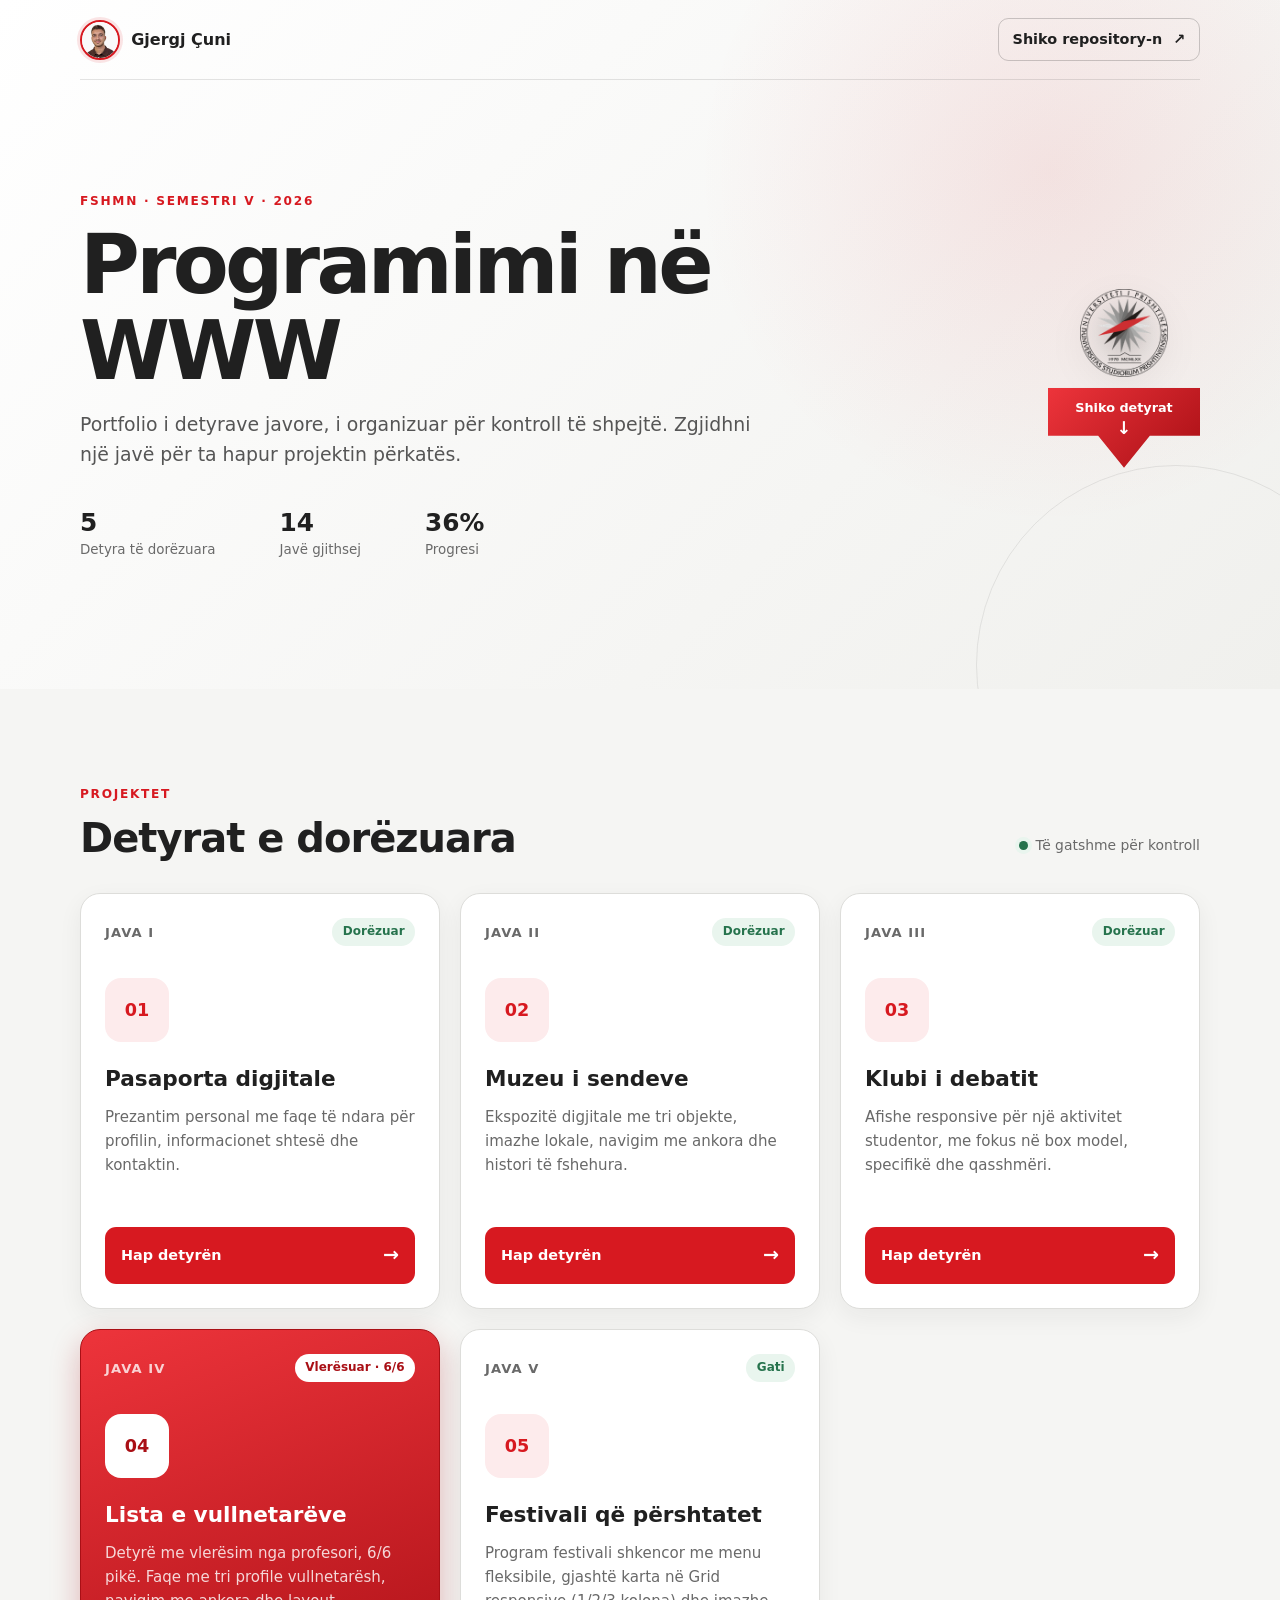
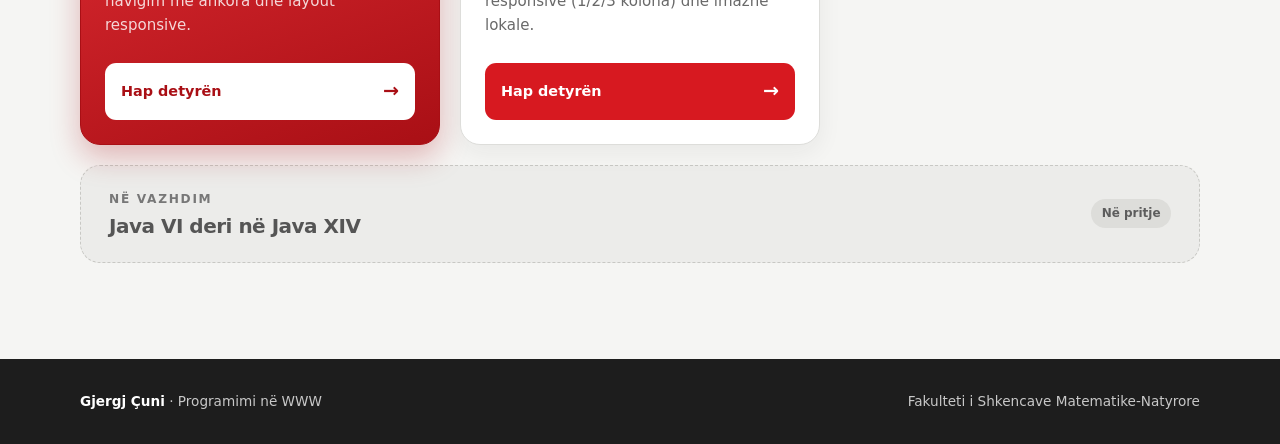
<file: index.html>
<!doctype html>
<html lang="sq">
  <head>
    <meta charset="UTF-8" />
    <meta name="viewport" content="width=device-width, initial-scale=1" />
    <meta
      name="description"
      content="Detyrat javore të Gjergj Çunit për lëndën Programimi në WWW."
    />
    <meta name="theme-color" content="#d71920" />
    <title>Programimi në WWW | Gjergj Çuni</title>
    <link rel="stylesheet" href="style.css?v=20261021-2" />
  </head>
  <body>
    <a class="skip-link" href="#detyrat">Kalo te detyrat</a>

    <header class="hero">
      <nav class="nav container" aria-label="Navigimi kryesor">
        <a class="brand" href="./" aria-label="Kthehu në faqen kryesore">
          <span class="brand-photo-frame">
            <img
              class="brand-photo"
              src="images/gjergj-cuni.jpg"
              alt=""
              width="40"
              height="40"
            />
          </span>
          <span>Gjergj Çuni</span>
        </a>
        <a
          class="github-link"
          href="https://github.com/gjergjquni/fshmn-programiminewww-gjergjquni"
          target="_blank"
          rel="noopener noreferrer"
        >
          Shiko repository-n
          <span aria-hidden="true">↗</span>
        </a>
      </nav>

      <div class="hero-content container">
        <p class="eyebrow">FShMN · Semestri V · 2026</p>
        <h1>Programimi në WWW</h1>
        <p class="intro">
          Portfolio i detyrave javore, i organizuar për kontroll të shpejtë.
          Zgjidhni një javë për ta hapur projektin përkatës.
        </p>

        <ul class="summary" aria-label="Përmbledhja e progresit">
          <li><strong>5</strong><span>Detyra të dorëzuara</span></li>
          <li><strong>14</strong><span>Javë gjithsej</span></li>
          <li><strong>36%</strong><span>Progresi</span></li>
        </ul>
      </div>

      <div class="scroll-guide">
        <img
          class="scroll-logo"
          src="images/fshmn-logo.png"
          alt="Logoja e FShMN-së"
          width="96"
          height="96"
        />
        <a class="scroll-cue" href="#detyrat">
          <span>Shiko detyrat</span>
          <span class="scroll-cue-arrow" aria-hidden="true">↓</span>
        </a>
      </div>
    </header>

    <main id="detyrat" class="container main-content">
      <div class="section-heading">
        <div>
          <p class="eyebrow">Projektet</p>
          <h2>Detyrat e dorëzuara</h2>
        </div>
        <p class="status-legend">
          <span aria-hidden="true"></span>
          Të gatshme për kontroll
        </p>
      </div>

      <div class="assignment-grid">
        <article class="assignment-card">
          <div class="card-top">
            <span class="week">Java I</span>
            <span class="status">Dorëzuar</span>
          </div>
          <div class="card-icon" aria-hidden="true">01</div>
          <h3>Pasaporta digjitale</h3>
          <p>
            Prezantim personal me faqe të ndara për profilin, informacionet
            shtesë dhe kontaktin.
          </p>
          <a class="button" href="JavaI/">
            Hap detyrën
            <span aria-hidden="true">→</span>
          </a>
        </article>

        <article class="assignment-card">
          <div class="card-top">
            <span class="week">Java II</span>
            <span class="status">Dorëzuar</span>
          </div>
          <div class="card-icon" aria-hidden="true">02</div>
          <h3>Muzeu i sendeve</h3>
          <p>
            Ekspozitë digjitale me tri objekte, imazhe lokale, navigim me
            ankora dhe histori të fshehura.
          </p>
          <a class="button" href="JavaII/">
            Hap detyrën
            <span aria-hidden="true">→</span>
          </a>
        </article>

        <article class="assignment-card">
          <div class="card-top">
            <span class="week">Java III</span>
            <span class="status">Dorëzuar</span>
          </div>
          <div class="card-icon" aria-hidden="true">03</div>
          <h3>Klubi i debatit</h3>
          <p>
            Afishe responsive për një aktivitet studentor, me fokus në
            box model, specifikë dhe qasshmëri.
          </p>
          <a class="button" href="JavaIII/">
            Hap detyrën
            <span aria-hidden="true">→</span>
          </a>
        </article>

        <article class="assignment-card assignment-card--inverted">
          <div class="card-top">
            <span class="week">Java IV</span>
            <span class="status">Vlerësuar · 6/6</span>
          </div>
          <div class="card-icon" aria-hidden="true">04</div>
          <h3>Lista e vullnetarëve</h3>
          <p>
            Detyrë me vlerësim nga profesori, 6/6 pikë. Faqe me tri
            profile vullnetarësh, navigim me ankora dhe layout responsive.
          </p>
          <a class="button" href="JavaIV%20(Testim)/">
            Hap detyrën
            <span aria-hidden="true">→</span>
          </a>
        </article>

        <article class="assignment-card">
          <div class="card-top">
            <span class="week">Java V</span>
            <span class="status">Gati</span>
          </div>
          <div class="card-icon" aria-hidden="true">05</div>
          <h3>Festivali që përshtatet</h3>
          <p>
            Program festivali shkencor me menu fleksibile, gjashtë karta
            në Grid responsive (1/2/3 kolona) dhe imazhe lokale.
          </p>
          <a class="button" href="JavaV/">
            Hap detyrën
            <span aria-hidden="true">→</span>
          </a>
        </article>
      </div>

      <section class="upcoming" aria-labelledby="upcoming-title">
        <div>
          <p class="eyebrow">Në vazhdim</p>
          <h2 id="upcoming-title">Java VI deri në Java XIV</h2>
        </div>
        <span class="pending-status">Në pritje</span>
      </section>
    </main>

    <footer>
      <div class="container footer-content">
        <p><strong>Gjergj Çuni</strong> · Programimi në WWW</p>
        <p>Fakulteti i Shkencave Matematike-Natyrore</p>
      </div>
    </footer>
  </body>
</html>
</file>
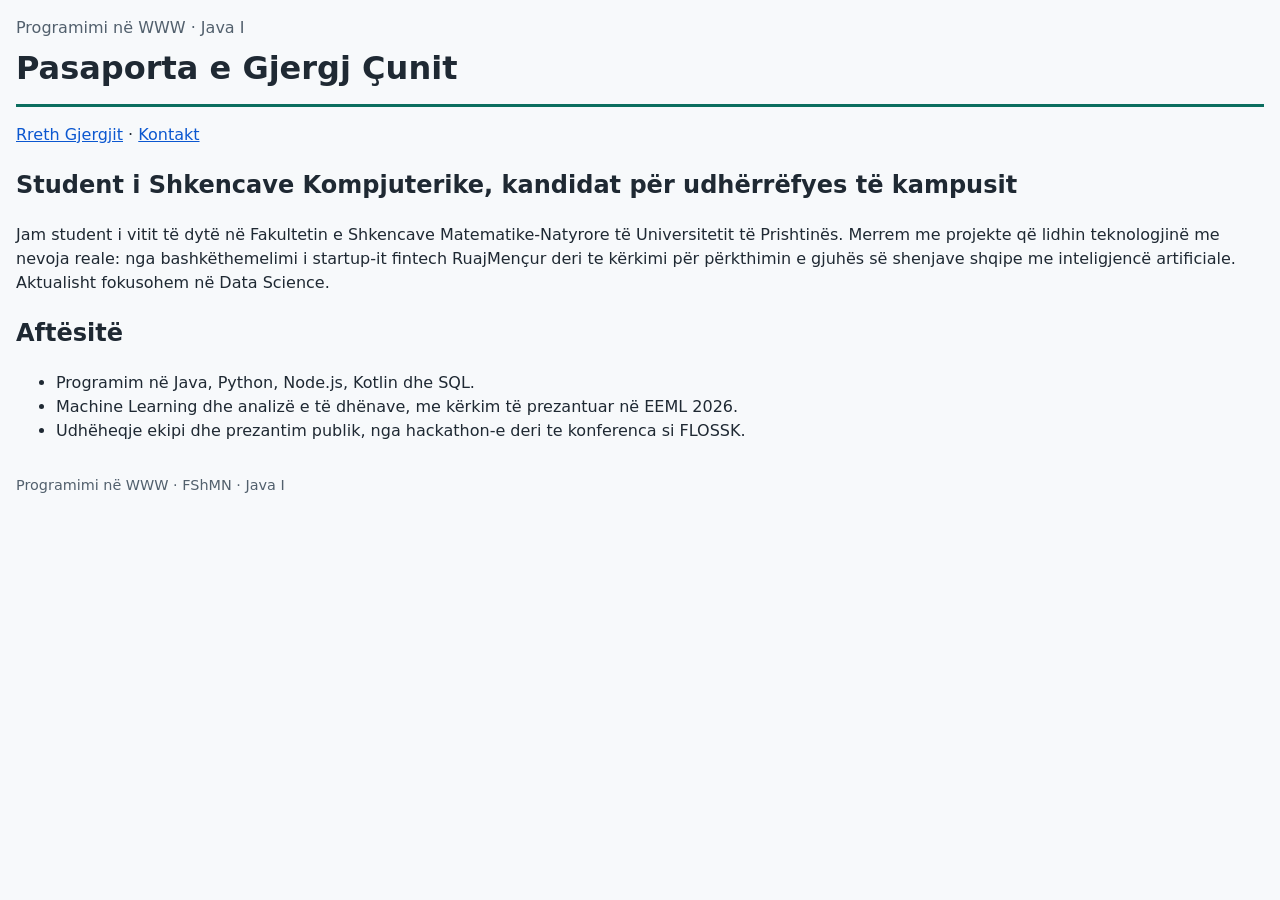
<file: JavaI/index.html>
<!doctype html>
<html lang="sq">
  <head>
    <meta charset="UTF-8" />
    <meta name="viewport" content="width=device-width, initial-scale=1" />
    <title>Pasaporta e Gjergj Çunit</title>
    <link rel="stylesheet" href="style.css" />
  </head>
  <body>
    <a class="skip" href="#main">Kalo te përmbajtja</a>
    <header>
      <p>Programimi në WWW · Java I</p>
      <h1>Pasaporta e Gjergj Çunit</h1>
    </header>
    <main id="main">
      <nav aria-label="Navigimi i faqes">
        <a href="rreth.html">Rreth Gjergjit</a> ·
        <a href="kontakt.html">Kontakt</a>
      </nav>

      <h2>Student i Shkencave Kompjuterike, kandidat për udhërrëfyes të kampusit</h2>
      <p>
        Jam student i vitit të dytë në Fakultetin e Shkencave Matematike-Natyrore
        të Universitetit të Prishtinës. Merrem me projekte që lidhin teknologjinë
        me nevoja reale: nga bashkëthemelimi i startup-it fintech RuajMençur deri
        te kërkimi për përkthimin e gjuhës së shenjave shqipe me inteligjencë
        artificiale. Aktualisht fokusohem në Data Science.
      </p>

      <h2>Aftësitë</h2>
      <ul>
        <li>Programim në Java, Python, Node.js, Kotlin dhe SQL.</li>
        <li>Machine Learning dhe analizë e të dhënave, me kërkim të prezantuar në EEML 2026.</li>
        <li>Udhëheqje ekipi dhe prezantim publik, nga hackathon-e deri te konferenca si FLOSSK.</li>
      </ul>
    </main>
    <footer>Programimi në WWW · FShMN · Java I</footer>
  </body>
</html>
</file>
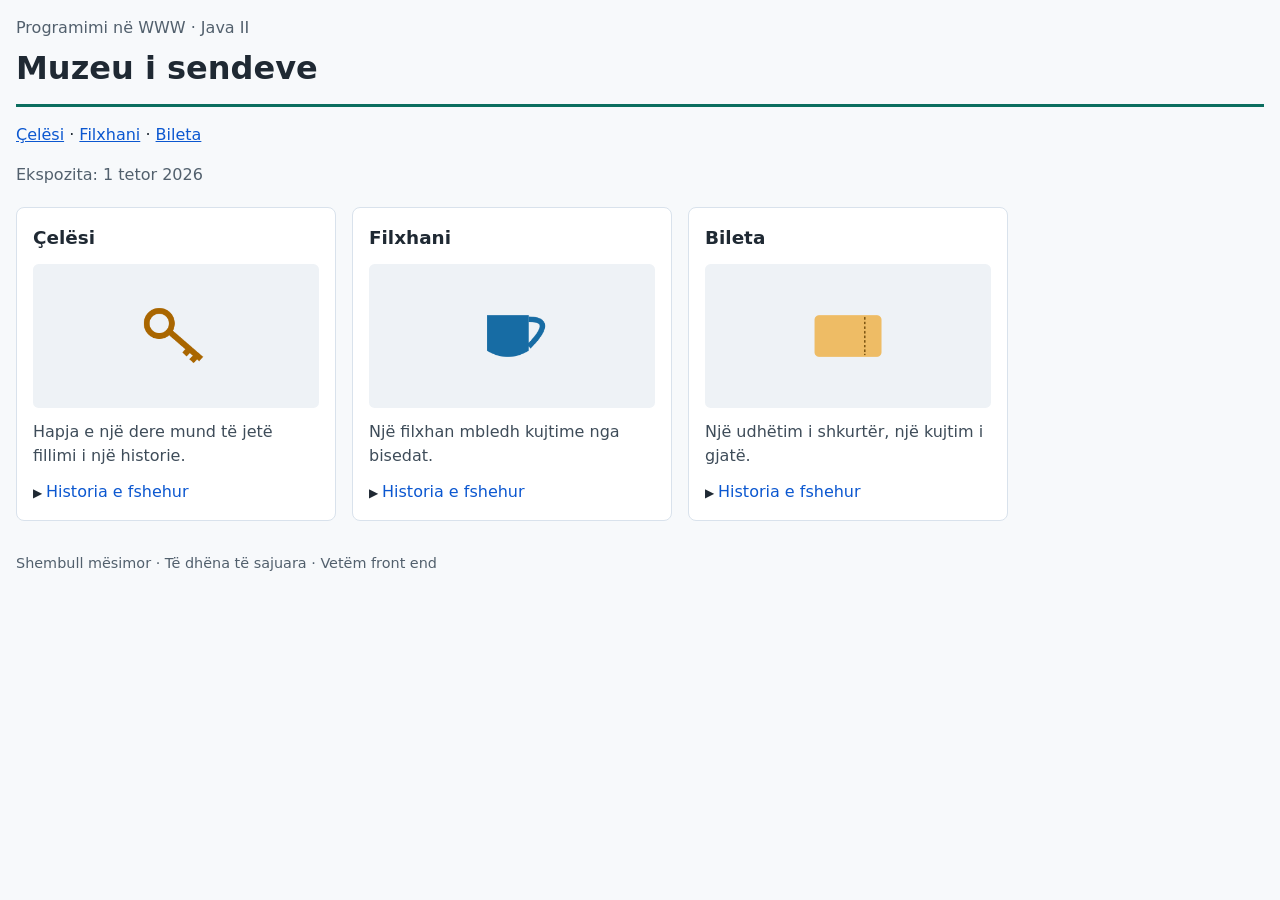
<file: JavaII/index.html>
<!doctype html>
<html lang="sq">
  <head>
    <meta charset="UTF-8" />
    <meta name="viewport" content="width=device-width, initial-scale=1" />
    <title>Muzeu i sendeve</title>
    <link rel="stylesheet" href="style.css" />
  </head>
  <body>
    <a class="skip" href="#main">Kalo te përmbajtja</a>
    <header>
      <p>Programimi në WWW · Java II</p>
      <h1>Muzeu i sendeve</h1>
    </header>
    <main id="main">
      <nav aria-label="Navigimi i ekspozitës">
        <a href="#celesi">Çelësi</a> ·
        <a href="#filxhani">Filxhani</a> ·
        <a href="#bileta">Bileta</a>
      </nav>

      <p class="meta">Ekspozita: 1 tetor 2026</p>

      <ul class="gallery">
        <li class="card">
          <article id="celesi">
            <h2>Çelësi</h2>
            <div class="frame">
              <img src="images/celesi.png" alt="Çelës i vjetër kafe" width="120" height="120" />
            </div>
            <p>Hapja e një dere mund të jetë fillimi i një historie.</p>
            <details class="story">
              <summary>Historia e fshehur</summary>
              <p>U gjet në një tryezë studimi në Prishtinë, me datën «1.10.1989» gërvishtur mbi të.</p>
            </details>
          </article>
        </li>
        <li class="card">
          <article id="filxhani">
            <h2>Filxhani</h2>
            <div class="frame">
              <img src="images/filxhani.png" alt="Filxhan blu i kafesë" width="120" height="120" />
            </div>
            <p>Një filxhan mbledh kujtime nga bisedat.</p>
            <details class="story">
              <summary>Historia e fshehur</summary>
              <p>Dhuratë e një shoku në ditën e parë të semestrit; rreth tij u planifikuan projekte dhe ëndrra.</p>
            </details>
          </article>
        </li>
        <li class="card">
          <article id="bileta">
            <h2>Bileta</h2>
            <div class="frame">
              <img src="images/bileta.png" alt="Biletë e verdhë udhëtimi" width="120" height="120" />
            </div>
            <p>Një udhëtim i shkurtër, një kujtim i gjatë.</p>
            <details class="story">
              <summary>Historia e fshehur</summary>
              <p>Nga një udhëtim dyorësh me tren; në pjesën e prapme shkruan: «kthehu me ide të reja».</p>
            </details>
          </article>
        </li>
      </ul>
    </main>
    <footer>Shembull mësimor · Të dhëna të sajuara · Vetëm front end</footer>
  </body>
</html>
</file>
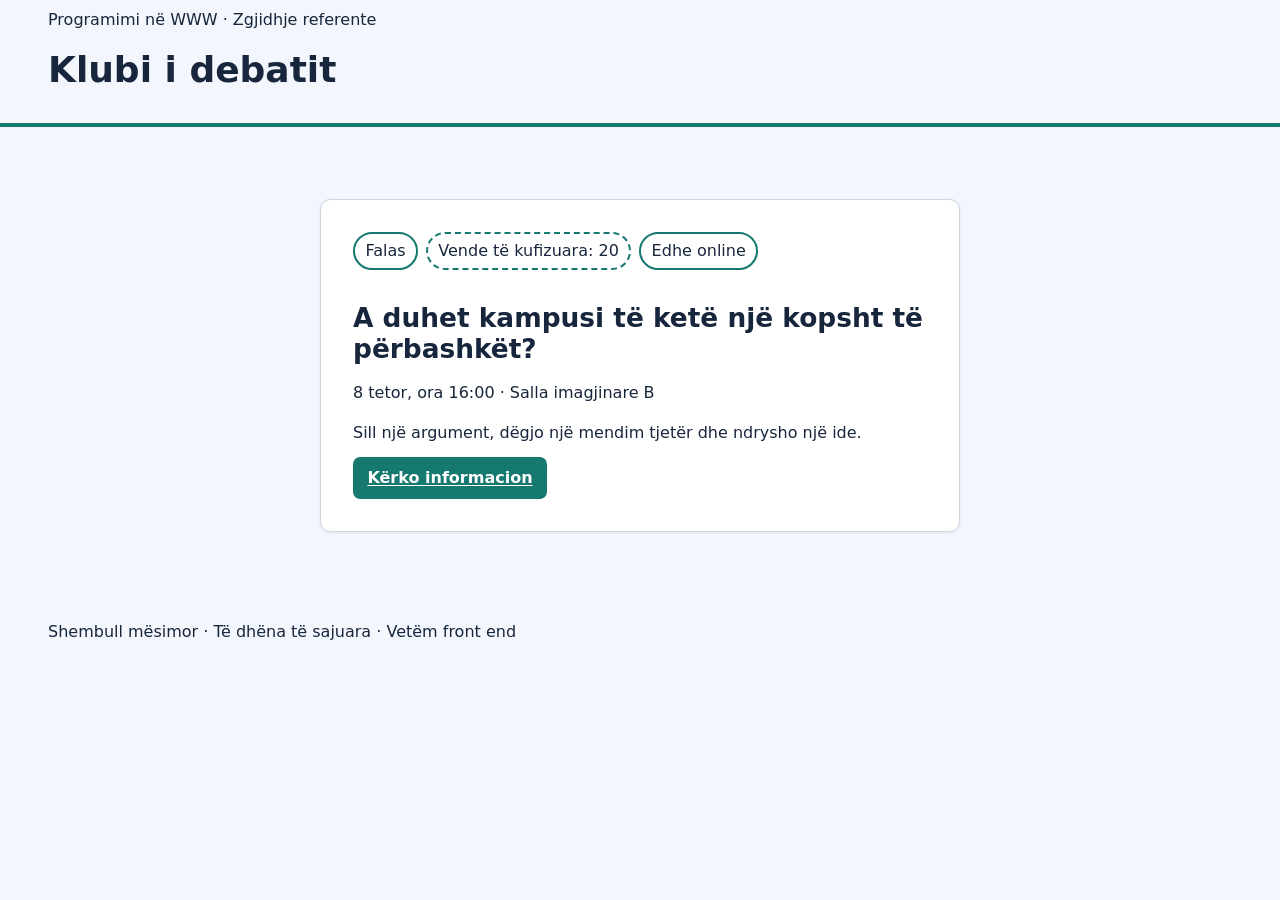
<file: JavaIII/index.html>
<!doctype html>
<html lang="sq">
  <head>
    <meta charset="UTF-8" />
    <meta name="viewport" content="width=device-width, initial-scale=1" />
    <meta name="description" content="Ftesë për aktivitetin e Klubit të debatit." />
    <title>Klubi i debatit</title>
    <link rel="stylesheet" href="style.css" />
  </head>
  <body>
    <a class="skip-link" href="#main">Kalo te përmbajtja</a>

    <header class="site-header">
      <p class="eyebrow">Programimi në WWW · Zgjidhje referente</p>
      <h1>Klubi i debatit</h1>
    </header>

    <main id="main" class="main-content">
      <article id="poster" class="poster" aria-labelledby="event-title">
        <ul class="labels" aria-label="Informacione të shkurtra">
          <li class="label">Falas</li>
          <li class="label label--limited">Vende të kufizuara: 20</li>
          <li class="label">Edhe online</li>
        </ul>

        <h2 id="event-title">
          A duhet kampusi të ketë një kopsht të përbashkët?
        </h2>
        <p class="event-details">
          <time datetime="2026-10-08T16:00">8 tetor, ora 16:00</time>
          <span aria-hidden="true"> · </span>Salla imagjinare B
        </p>
        <p class="description">
          Sill një argument, dëgjo një mendim tjetër dhe ndrysho një ide.
        </p>
        <a
          class="button"
          href="https://mail.google.com/mail/?view=cm&amp;fs=1&amp;to=gjergj.cuni%40student.uni-pr.edu&amp;su=Klubi%20i%20debatit"
          target="_blank"
          rel="noopener noreferrer"
        >
          Kërko informacion
        </a>
      </article>
    </main>

    <footer class="site-footer">
      Shembull mësimor · Të dhëna të sajuara · Vetëm front end
    </footer>
  </body>
</html>
</file>
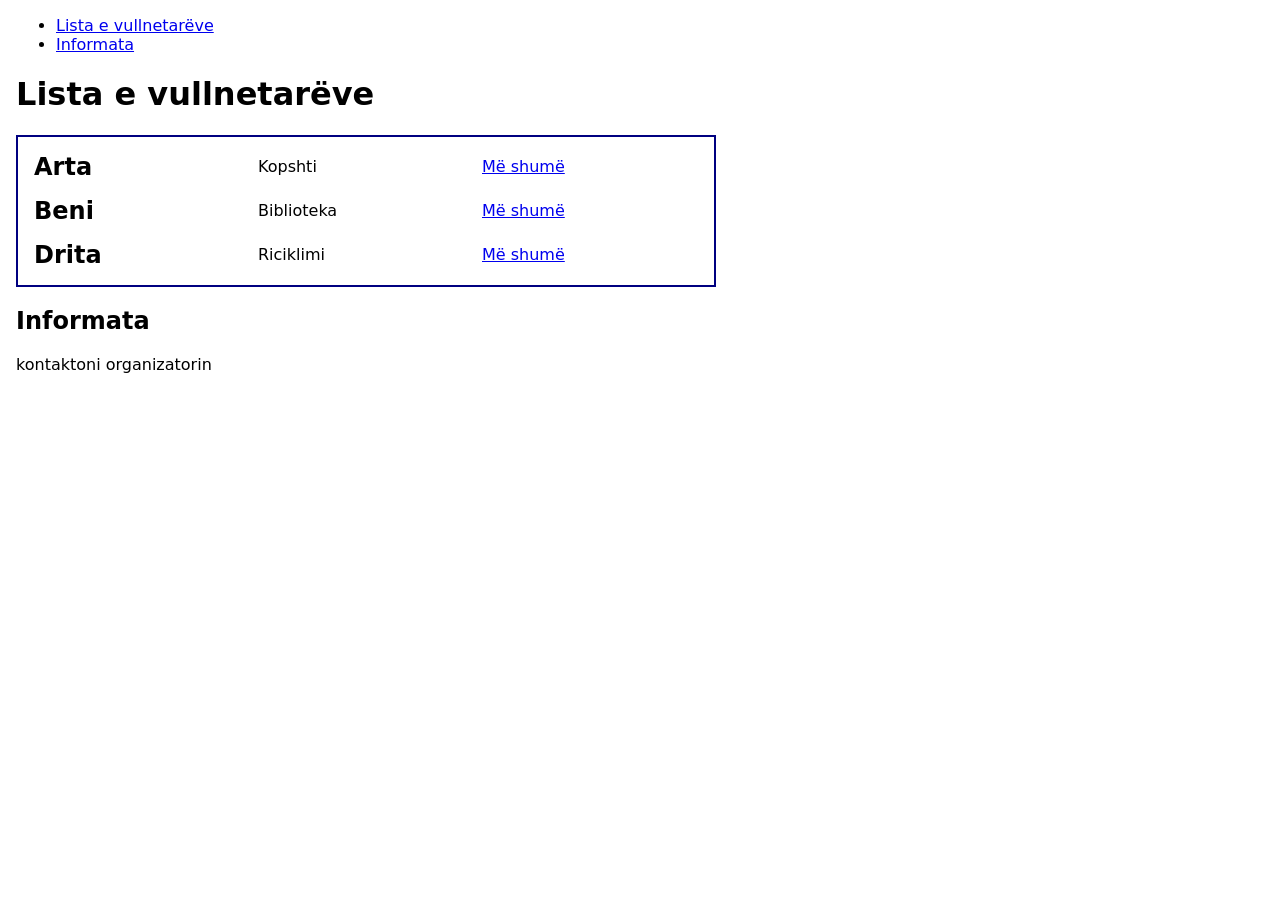
<file: JavaIV (Testim)/index.html>
<!doctype html>
<html lang="sq">
<head>
  <meta charset="UTF-8">
  <meta name="viewport" content="width=device-width,initial-scale=1">
  <title>Lista e vullnetarëve</title>
  <link rel="stylesheet" href="style.css">
</head>

<body>
  <nav>
    <ul>
    <li><a href="#anetaret">Lista e vullnetarëve</a></li>
     <li><a href="#kontakti">Informata</a></li>
     
    </nav>
  </ul>
  <main>

    <h1>Lista e vullnetarëve</h1>
    <section id="anetaret" class="members" aria-label="Lista e vullnetarëve">
      <article>
        <h2>Arta</h2><p>Kopshti</p><a href="#kontakti">Më shumë</a>
      </article>
      <article>
        <h2>Beni</h2><p>Biblioteka</p><a href="#kontakti">Më shumë</a>
      </article>
      <article>
        <h2>Drita</h2><p>Riciklimi</p><a href="#kontakti">Më shumë</a>
      </article>
    </section>
    <section id="kontakti">
      <h2>Informata</h2>
      <p>kontaktoni organizatorin</p>
    </section>
  </main>
</body>
</html>
</file>
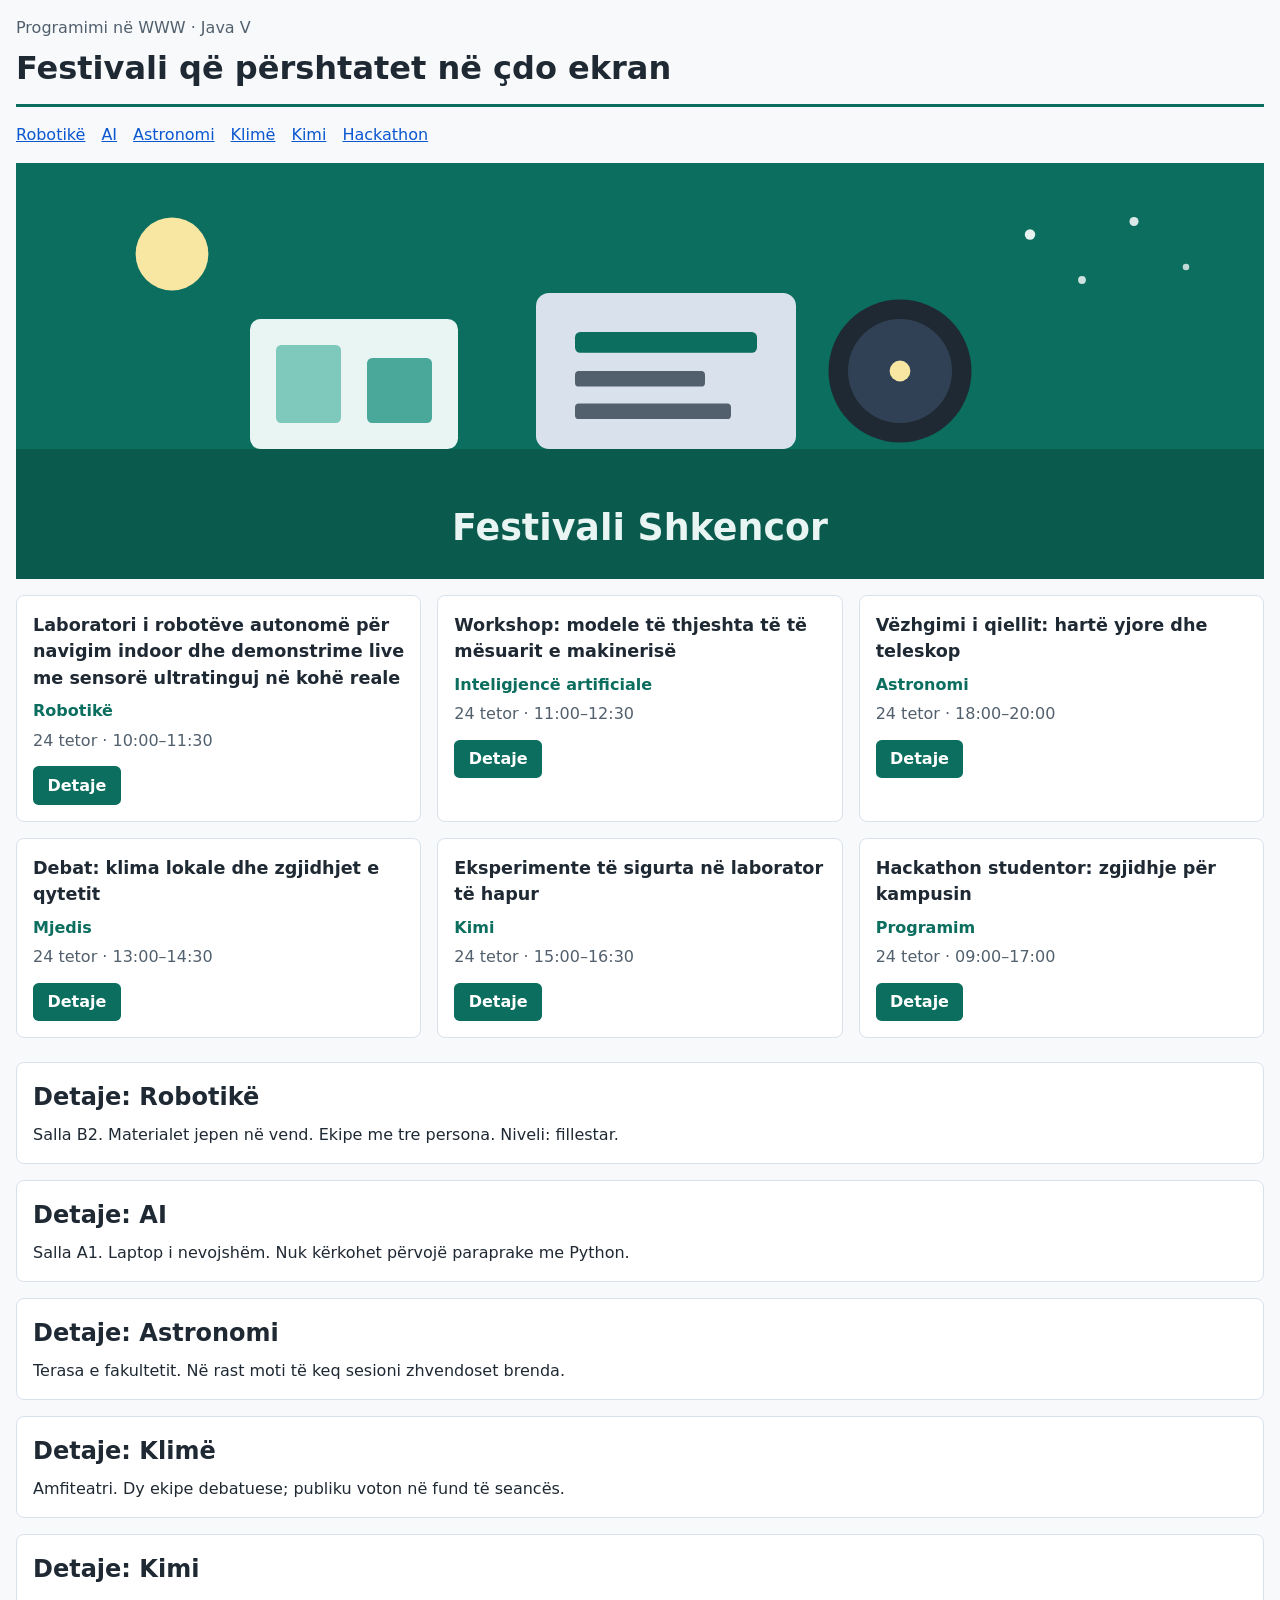
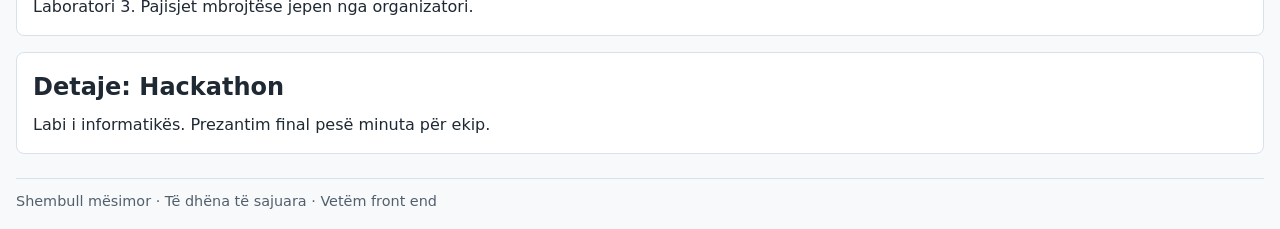
<file: JavaV/index.html>
<!doctype html>
<html lang="sq">
  <head>
    <meta charset="UTF-8" />
    <meta name="viewport" content="width=device-width, initial-scale=1" />
    <title>Festivali që përshtatet në çdo ekran</title>
    <link rel="stylesheet" href="style.css" />
  </head>
  <body>
    <a class="skip" href="#main">Kalo te përmbajtja</a>
    <header>
      <p>Programimi në WWW · Java V</p>
      <h1>Festivali që përshtatet në çdo ekran</h1>
    </header>
    <main id="main">
      <nav class="menu" aria-label="Navigimi i festivalit">
        <a href="#robotike">Robotikë</a>
        <a href="#ai">AI</a>
        <a href="#astronomi">Astronomi</a>
        <a href="#klime">Klimë</a>
        <a href="#kimi">Kimi</a>
        <a href="#hackathon">Hackathon</a>
      </nav>

      <img
        class="flex-img"
        src="images/festival.svg"
        alt="Festivali Shkencor Studentor"
        width="960"
        height="320"
      />

      <div class="cards">
        <article class="card" id="robotike">
          <h2>
            Laboratori i robotëve autonomë për navigim indoor dhe demonstrime
            live me sensorë ultratinguj në kohë reale
          </h2>
          <p class="category">Robotikë</p>
          <p class="schedule">24 tetor · 10:00–11:30</p>
          <a class="btn" href="#detaje-robotike">Detaje</a>
        </article>

        <article class="card" id="ai">
          <h2>Workshop: modele të thjeshta të të mësuarit e makinerisë</h2>
          <p class="category">Inteligjencë artificiale</p>
          <p class="schedule">24 tetor · 11:00–12:30</p>
          <a class="btn" href="#detaje-ai">Detaje</a>
        </article>

        <article class="card" id="astronomi">
          <h2>Vëzhgimi i qiellit: hartë yjore dhe teleskop</h2>
          <p class="category">Astronomi</p>
          <p class="schedule">24 tetor · 18:00–20:00</p>
          <a class="btn" href="#detaje-astronomi">Detaje</a>
        </article>

        <article class="card" id="klime">
          <h2>Debat: klima lokale dhe zgjidhjet e qytetit</h2>
          <p class="category">Mjedis</p>
          <p class="schedule">24 tetor · 13:00–14:30</p>
          <a class="btn" href="#detaje-klime">Detaje</a>
        </article>

        <article class="card" id="kimi">
          <h2>Eksperimente të sigurta në laborator të hapur</h2>
          <p class="category">Kimi</p>
          <p class="schedule">24 tetor · 15:00–16:30</p>
          <a class="btn" href="#detaje-kimi">Detaje</a>
        </article>

        <article class="card" id="hackathon">
          <h2>Hackathon studentor: zgjidhje për kampusin</h2>
          <p class="category">Programim</p>
          <p class="schedule">24 tetor · 09:00–17:00</p>
          <a class="btn" href="#detaje-hackathon">Detaje</a>
        </article>
      </div>

      <section class="detajet" aria-label="Detajet e aktiviteteve">
        <article id="detaje-robotike">
          <h2>Detaje: Robotikë</h2>
          <p>
            Salla B2. Materialet jepen në vend. Ekipe me tre persona. Niveli:
            fillestar.
          </p>
        </article>
        <article id="detaje-ai">
          <h2>Detaje: AI</h2>
          <p>
            Salla A1. Laptop i nevojshëm. Nuk kërkohet përvojë paraprake me
            Python.
          </p>
        </article>
        <article id="detaje-astronomi">
          <h2>Detaje: Astronomi</h2>
          <p>
            Terasa e fakultetit. Në rast moti të keq sesioni zhvendoset
            brenda.
          </p>
        </article>
        <article id="detaje-klime">
          <h2>Detaje: Klimë</h2>
          <p>
            Amfiteatri. Dy ekipe debatuese; publiku voton në fund të seancës.
          </p>
        </article>
        <article id="detaje-kimi">
          <h2>Detaje: Kimi</h2>
          <p>
            Laboratori 3. Pajisjet mbrojtëse jepen nga organizatori.
          </p>
        </article>
        <article id="detaje-hackathon">
          <h2>Detaje: Hackathon</h2>
          <p>
            Labi i informatikës. Prezantim final pesë minuta për ekip.
          </p>
        </article>
      </section>
    </main>
    <footer>Shembull mësimor · Të dhëna të sajuara · Vetëm front end</footer>
  </body>
</html>
</file>
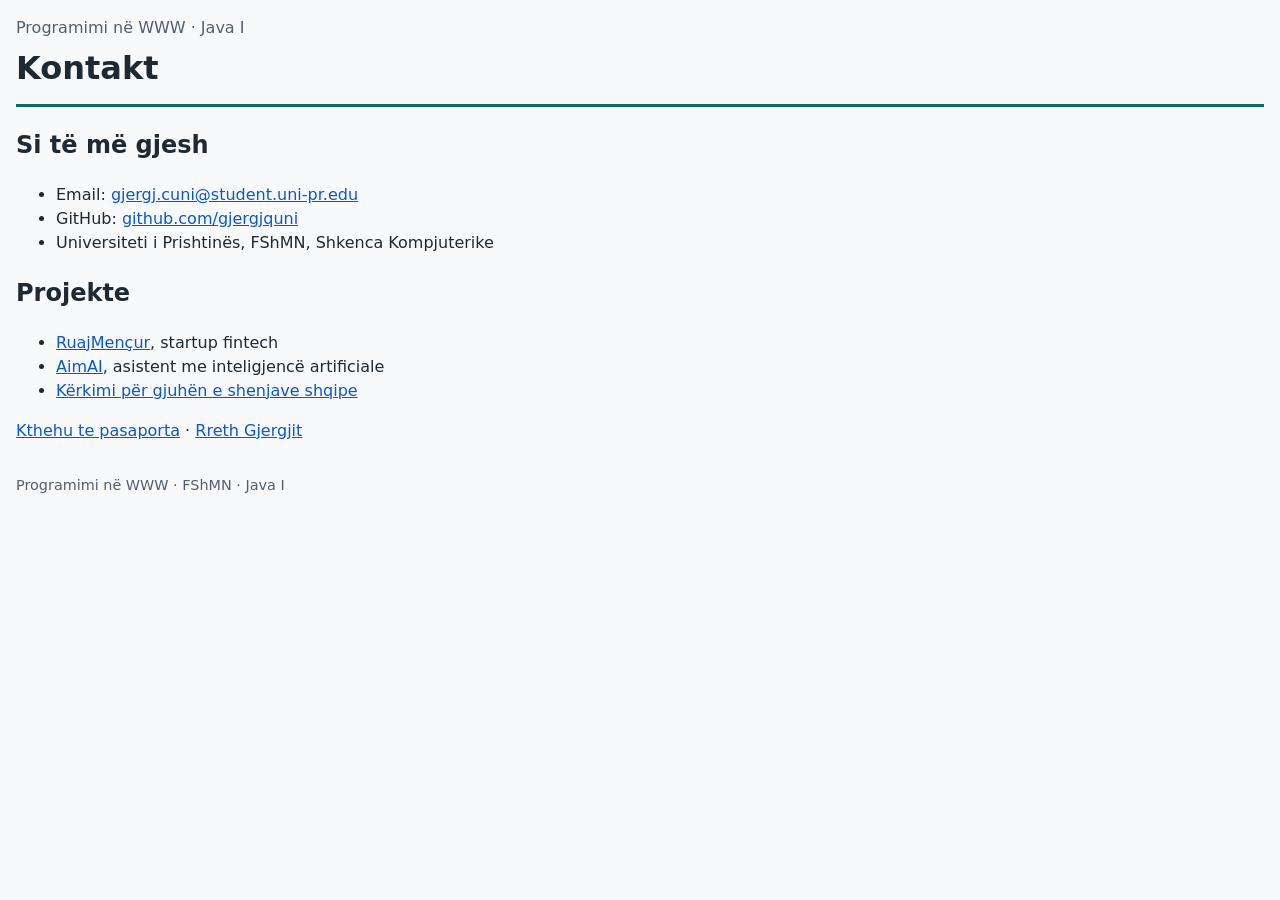
<file: JavaI/kontakt.html>
<!doctype html>
<html lang="sq">
  <head>
    <meta charset="UTF-8" />
    <meta name="viewport" content="width=device-width, initial-scale=1" />
    <title>Kontakt – Gjergj Çuni</title>
    <link rel="stylesheet" href="style.css" />
  </head>
  <body>
    <a class="skip" href="#main">Kalo te përmbajtja</a>
    <header>
      <p>Programimi në WWW · Java I</p>
      <h1>Kontakt</h1>
    </header>
    <main id="main">
      <h2>Si të më gjesh</h2>
      <ul>
        <li>Email: <a href="mailto:gjergj.cuni@student.uni-pr.edu">gjergj.cuni@student.uni-pr.edu</a></li>
        <li>GitHub: <a href="https://github.com/gjergjquni">github.com/gjergjquni</a></li>
        <li>Universiteti i Prishtinës, FShMN, Shkenca Kompjuterike</li>
      </ul>

      <h2>Projekte</h2>
      <ul>
        <li><a href="https://ruajmencur.me/">RuajMençur</a>, startup fintech</li>
        <li><a href="https://aimai.pro/">AimAI</a>, asistent me inteligjencë artificiale</li>
        <li><a href="https://www.youtube.com/playlist?list=PLPYRDy12Z9YcnFlSWNAxoUX8mqbPBkSMu">Kërkimi për gjuhën e shenjave shqipe</a></li>
      </ul>

      <nav aria-label="Navigimi i faqes">
        <a href="index.html">Kthehu te pasaporta</a> ·
        <a href="rreth.html">Rreth Gjergjit</a>
      </nav>
    </main>
    <footer>Programimi në WWW · FShMN · Java I</footer>
  </body>
</html>
</file>
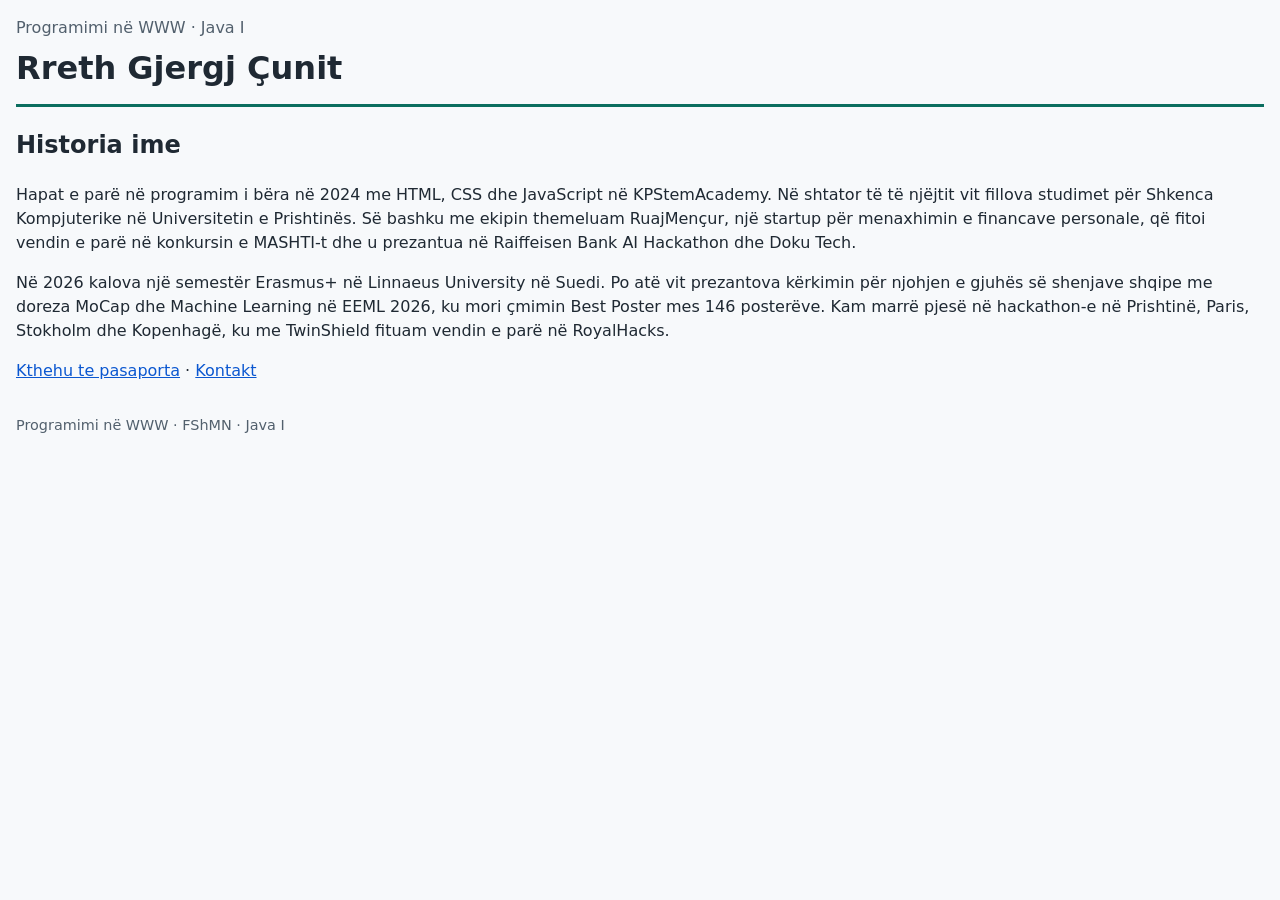
<file: JavaI/rreth.html>
<!doctype html>
<html lang="sq">
  <head>
    <meta charset="UTF-8" />
    <meta name="viewport" content="width=device-width, initial-scale=1" />
    <title>Rreth Gjergj Çunit</title>
    <link rel="stylesheet" href="style.css" />
  </head>
  <body>
    <a class="skip" href="#main">Kalo te përmbajtja</a>
    <header>
      <p>Programimi në WWW · Java I</p>
      <h1>Rreth Gjergj Çunit</h1>
    </header>
    <main id="main">
      <h2>Historia ime</h2>
      <p>
        Hapat e parë në programim i bëra në 2024 me HTML, CSS dhe JavaScript në
        KPStemAcademy. Në shtator të të njëjtit vit fillova studimet për Shkenca
        Kompjuterike në Universitetin e Prishtinës. Së bashku me ekipin themeluam
        RuajMençur, një startup për menaxhimin e financave personale, që fitoi
        vendin e parë në konkursin e MASHTI-t dhe u prezantua në Raiffeisen Bank
        AI Hackathon dhe Doku Tech.
      </p>
      <p>
        Në 2026 kalova një semestër Erasmus+ në Linnaeus University në Suedi.
        Po atë vit prezantova kërkimin për njohjen e gjuhës së shenjave shqipe
        me doreza MoCap dhe Machine Learning në EEML 2026, ku mori çmimin
        Best Poster mes 146 posterëve. Kam marrë pjesë në hackathon-e në
        Prishtinë, Paris, Stokholm dhe Kopenhagë, ku me TwinShield fituam
        vendin e parë në RoyalHacks.
      </p>

      <nav aria-label="Navigimi i faqes">
        <a href="index.html">Kthehu te pasaporta</a> ·
        <a href="kontakt.html">Kontakt</a>
      </nav>
    </main>
    <footer>Programimi në WWW · FShMN · Java I</footer>
  </body>
</html>
</file>
<file: style.css>
:root {
  --navy: #1d1d1d;
  --navy-light: #333333;
  --blue: #d71920;
  --blue-dark: #a90f15;
  --mint: #d71920;
  --background: #f5f5f3;
  --surface: #ffffff;
  --text: #202020;
  --muted: #696969;
  --border: #ddddda;
  --success-bg: #e9f5ee;
  --success: #26734d;
  --radius: 1.25rem;
  --shadow: 0 16px 45px rgb(29 29 29 / 11%);
}

*,
*::before,
*::after {
  box-sizing: border-box;
}

html {
  scroll-behavior: smooth;
}

body {
  min-width: 18rem;
  margin: 0;
  color: var(--text);
  background: var(--background);
  font-family:
    Inter, ui-sans-serif, system-ui, -apple-system, BlinkMacSystemFont, "Segoe UI",
    sans-serif;
  line-height: 1.6;
}

a {
  color: inherit;
}

.container {
  width: min(70rem, calc(100% - 2.5rem));
  margin-inline: auto;
}

.skip-link {
  position: fixed;
  top: 0.75rem;
  left: 0.75rem;
  z-index: 10;
  padding: 0.65rem 1rem;
  color: white;
  background: var(--mint);
  border-radius: 0.5rem;
  font-weight: 700;
  transform: translateY(-160%);
}

.skip-link:focus {
  transform: translateY(0);
}

.hero {
  position: relative;
  overflow: hidden;
  color: var(--text);
  background:
    radial-gradient(circle at 82% 25%, rgb(215 25 32 / 9%), transparent 22rem),
    linear-gradient(135deg, #ffffff, #f0f0ed);
}

.hero::after {
  position: absolute;
  right: -6rem;
  bottom: -11rem;
  width: 25rem;
  height: 25rem;
  border: 1px solid rgb(32 32 32 / 9%);
  border-radius: 50%;
  content: "";
}

.nav {
  position: relative;
  z-index: 1;
  display: flex;
  align-items: center;
  justify-content: space-between;
  min-height: 5rem;
  border-bottom: 1px solid rgb(32 32 32 / 12%);
}

.brand,
.github-link {
  display: inline-flex;
  align-items: center;
  gap: 0.7rem;
  font-weight: 700;
  text-decoration: none;
}

.brand-photo-frame {
  display: block;
  flex: 0 0 auto;
  width: 2.5rem;
  height: 2.5rem;
  overflow: hidden;
  border: 2px solid var(--mint);
  border-radius: 50%;
  box-shadow: 0 0 0 3px rgb(215 25 32 / 11%);
}

.brand-photo {
  display: block;
  width: 100%;
  height: 100%;
  object-fit: cover;
  border-radius: inherit;
}

.github-link {
  padding: 0.55rem 0.85rem;
  border: 1px solid rgb(32 32 32 / 22%);
  border-radius: 0.65rem;
  font-size: 0.9rem;
  transition:
    background-color 160ms ease,
    border-color 160ms ease;
}

.github-link:hover {
  color: white;
  background: var(--blue);
  border-color: var(--blue);
}

.hero-content {
  position: relative;
  z-index: 1;
  padding-block: clamp(4rem, 10vw, 7rem) clamp(5rem, 11vw, 8rem);
}

.scroll-guide {
  position: absolute;
  top: 42%;
  right: max(1.5rem, calc((100vw - 70rem) / 2));
  z-index: 2;
  display: grid;
  justify-items: center;
  gap: 0.65rem;
}

.scroll-logo {
  display: block;
  width: 5.5rem;
  height: 5.5rem;
  object-fit: contain;
  filter: drop-shadow(0 8px 14px rgb(0 0 0 / 25%));
}

.scroll-cue {
  display: flex;
  width: 9.5rem;
  height: 5rem;
  align-items: center;
  flex-direction: column;
  justify-content: flex-start;
  gap: 0.1rem;
  padding: 0.65rem 0.8rem 1.5rem;
  color: white;
  background: linear-gradient(135deg, #ed343b, var(--blue-dark));
  clip-path: polygon(0 0, 100% 0, 100% 60%, 67% 60%, 50% 100%, 33% 60%, 0 60%);
  filter: drop-shadow(0 10px 15px rgb(0 0 0 / 25%));
  font-size: 0.8rem;
  font-weight: 800;
  text-decoration: none;
  animation: point-down 2s ease-in-out infinite;
  transition:
    filter 160ms ease,
    transform 160ms ease;
}

.scroll-cue:hover {
  color: white;
  filter: drop-shadow(0 14px 20px rgb(0 0 0 / 35%)) brightness(1.06);
  transform: translateY(-0.15rem);
  animation-play-state: paused;
}

.scroll-cue:active {
  filter: drop-shadow(0 6px 10px rgb(0 0 0 / 20%));
  transform: translateY(0.1rem);
}

.scroll-cue:focus-visible {
  outline: 3px solid #ffbf47;
  outline-offset: 5px;
}

.scroll-cue-arrow {
  color: white;
  font-size: 1.1rem;
  line-height: 1;
}

@keyframes point-down {
  0%,
  100% {
    transform: translateY(0);
  }

  50% {
    transform: translateY(0.25rem);
  }
}

.eyebrow {
  margin: 0 0 0.65rem;
  color: var(--blue);
  font-size: 0.76rem;
  font-weight: 800;
  letter-spacing: 0.14em;
  text-transform: uppercase;
}

.hero .eyebrow {
  color: var(--mint);
}

h1,
h2,
h3,
p {
  margin-top: 0;
}

h1 {
  max-width: 52rem;
  margin-bottom: 1rem;
  font-size: clamp(2.6rem, 7vw, 5.1rem);
  line-height: 1.05;
  letter-spacing: -0.045em;
}

.intro {
  max-width: 42rem;
  margin-bottom: 2.4rem;
  color: #555555;
  font-size: clamp(1rem, 2vw, 1.18rem);
}

.summary {
  display: flex;
  flex-wrap: wrap;
  gap: clamp(1.5rem, 5vw, 4rem);
  margin: 0;
  padding: 0;
  list-style: none;
}

.summary li {
  display: grid;
  gap: 0.1rem;
}

.summary strong {
  font-size: 1.55rem;
  line-height: 1.2;
}

.summary span {
  color: #6a6a6a;
  font-size: 0.84rem;
}

.main-content {
  padding-block: clamp(3.5rem, 8vw, 6rem);
}

.section-heading {
  display: flex;
  align-items: end;
  justify-content: space-between;
  gap: 1rem;
  margin-bottom: 2rem;
}

h2 {
  margin-bottom: 0;
  font-size: clamp(1.8rem, 4vw, 2.5rem);
  line-height: 1.15;
  letter-spacing: -0.025em;
}

.status-legend {
  display: flex;
  align-items: center;
  gap: 0.5rem;
  margin-bottom: 0.25rem;
  color: var(--muted);
  font-size: 0.87rem;
}

.status-legend span {
  width: 0.55rem;
  height: 0.55rem;
  background: var(--success);
  border-radius: 50%;
  box-shadow: 0 0 0 0.25rem var(--success-bg);
}

.assignment-grid {
  display: grid;
  grid-template-columns: repeat(3, 1fr);
  gap: 1.25rem;
}

.assignment-card {
  position: relative;
  display: flex;
  min-height: 26rem;
  flex-direction: column;
  padding: 1.5rem;
  overflow: hidden;
  background: var(--surface);
  border: 1px solid var(--border);
  border-radius: var(--radius);
  box-shadow: 0 8px 25px rgb(29 29 29 / 6%);
  transition:
    transform 180ms ease,
    box-shadow 180ms ease,
    border-color 180ms ease;
}

.assignment-card:hover {
  border-color: #e3aaad;
  box-shadow: var(--shadow);
  transform: translateY(-0.3rem);
}

.card-top {
  display: flex;
  align-items: center;
  justify-content: space-between;
  gap: 0.75rem;
}

.week {
  color: var(--muted);
  font-size: 0.82rem;
  font-weight: 800;
  letter-spacing: 0.08em;
  text-transform: uppercase;
}

.status,
.pending-status {
  padding: 0.3rem 0.65rem;
  color: var(--success);
  background: var(--success-bg);
  border-radius: 999px;
  font-size: 0.75rem;
  font-weight: 800;
}

.card-icon {
  display: grid;
  width: 4rem;
  height: 4rem;
  margin-block: 2rem 1.5rem;
  place-items: center;
  color: var(--blue);
  background: #fdebec;
  border-radius: 1rem;
  font-size: 1.1rem;
  font-weight: 900;
}

.assignment-card h3 {
  margin-bottom: 0.7rem;
  font-size: 1.35rem;
  line-height: 1.25;
}

.assignment-card p {
  margin-bottom: 1.6rem;
  color: var(--muted);
  font-size: 0.94rem;
}

.button {
  display: flex;
  align-items: center;
  justify-content: space-between;
  margin-top: auto;
  padding: 0.8rem 1rem;
  color: white;
  background: var(--blue);
  border-radius: 0.7rem;
  font-size: 0.9rem;
  font-weight: 800;
  text-decoration: none;
  transition: background-color 160ms ease;
}

.button:hover {
  background: var(--blue-dark);
}

.button span {
  font-size: 1.2rem;
}

.assignment-card--inverted {
  color: white;
  background: linear-gradient(160deg, #ed343b, var(--blue-dark));
  border-color: #a90f15;
  box-shadow: 0 12px 30px rgb(169 15 21 / 28%);
}

.assignment-card--inverted:hover {
  border-color: #7f0b10;
  box-shadow: 0 18px 40px rgb(169 15 21 / 38%);
}

.assignment-card--inverted .week {
  color: rgb(255 255 255 / 78%);
}

.assignment-card--inverted .status {
  color: var(--blue-dark);
  background: white;
}

.assignment-card--inverted .card-icon {
  color: var(--blue-dark);
  background: white;
}

.assignment-card--inverted h3 {
  color: white;
}

.assignment-card--inverted p {
  color: rgb(255 255 255 / 82%);
}

.assignment-card--inverted .button {
  color: var(--blue-dark);
  background: white;
}

.assignment-card--inverted .button:hover {
  color: white;
  background: var(--navy);
}

.upcoming {
  display: flex;
  align-items: center;
  justify-content: space-between;
  gap: 1.5rem;
  margin-top: 1.25rem;
  padding: 1.5rem 1.75rem;
  background: #ececea;
  border: 1px dashed #c8c8c4;
  border-radius: var(--radius);
}

.upcoming h2 {
  color: #555555;
  font-size: 1.25rem;
}

.upcoming .eyebrow {
  margin-bottom: 0.35rem;
  color: #777777;
}

.pending-status {
  flex: none;
  color: #5d5d5d;
  background: #ddddda;
}

footer {
  color: #c8c8c8;
  background: var(--navy);
}

.footer-content {
  display: flex;
  justify-content: space-between;
  gap: 1rem;
  padding-block: 2rem;
  font-size: 0.85rem;
}

.footer-content p {
  margin-bottom: 0;
}

.footer-content strong {
  color: white;
}

a:focus-visible {
  outline: 3px solid #ffbf47;
  outline-offset: 3px;
}

@media (max-width: 50rem) {
  .assignment-grid {
    grid-template-columns: 1fr;
  }

  .assignment-card {
    min-height: auto;
  }
}

@media (max-width: 36rem) {
  .container {
    width: min(100% - 1.5rem, 70rem);
  }

  .github-link {
    font-size: 0;
  }

  .github-link span {
    font-size: 1rem;
  }

  .section-heading,
  .footer-content {
    align-items: flex-start;
    flex-direction: column;
  }

  .upcoming {
    align-items: flex-start;
    flex-direction: column;
  }

  .hero-content {
    padding-bottom: 11rem;
  }

  .scroll-guide {
    top: auto;
    right: 0.75rem;
    bottom: 0.75rem;
    gap: 0.25rem;
  }

  .scroll-logo {
    width: 3.5rem;
    height: 3.5rem;
  }

  .scroll-cue {
    width: 8rem;
    height: 4.4rem;
    font-size: 0.72rem;
  }
}

@media (prefers-reduced-motion: reduce) {
  html {
    scroll-behavior: auto;
  }

  .assignment-card,
  .github-link,
  .button,
  .scroll-cue {
    animation: none;
    transition: none;
  }
}
</file>
<file: JavaI/style.css>
* {
  box-sizing: border-box;
}

body {
  font-family: system-ui, sans-serif;
  margin: 1rem;
  color: #1f2933;
  background: #f7f9fb;
  line-height: 1.5;
}

.skip {
  position: absolute;
  left: -999px;
}
.skip:focus {
  left: 1rem;
  top: 1rem;
  background: #fff;
  padding: 0.5rem;
}

header {
  border-bottom: 3px solid #0b6e5f;
  padding-bottom: 0.75rem;
  margin-bottom: 1rem;
}
header p {
  margin: 0 0 0.25rem;
  color: #52606d;
}
h1 {
  margin: 0;
}

nav {
  margin: 0.5rem 0 1rem;
}
a {
  color: #0b57d0;
}

footer {
  margin-top: 2rem;
  color: #52606d;
  font-size: 0.9rem;
}
</file>
<file: JavaII/style.css>
* {
  box-sizing: border-box;
}

body {
  font-family: system-ui, sans-serif;
  margin: 1rem;
  color: #1f2933;
  background: #f7f9fb;
  line-height: 1.5;
}

.skip {
  position: absolute;
  left: -999px;
}
.skip:focus {
  left: 1rem;
  top: 1rem;
  background: #fff;
  padding: 0.5rem;
}

header {
  border-bottom: 3px solid #0b6e5f;
  padding-bottom: 0.75rem;
  margin-bottom: 1rem;
}
header p {
  margin: 0 0 0.25rem;
  color: #52606d;
}
h1 {
  margin: 0;
}

nav {
  margin: 0.5rem 0 1rem;
}
a {
  color: #0b57d0;
}

.meta {
  color: #52606d;
  margin: 0 0 1.25rem;
}

.gallery {
  display: flex;
  flex-wrap: wrap;
  gap: 1rem;
  list-style: none;
  margin: 0;
  padding: 0;
}

.card {
  background: #fff;
  border: 1px solid #d9e2ec;
  border-radius: 0.5rem;
  padding: 1rem;
  flex: 1 1 14rem;
  max-width: 20rem;
  scroll-margin-top: 1rem;
}

.card h2 {
  margin: 0 0 0.75rem;
  font-size: 1.15rem;
}

.card .frame {
  background: #eef2f6;
  border-radius: 0.35rem;
  display: flex;
  align-items: center;
  justify-content: center;
  min-height: 9rem;
  margin-bottom: 0.75rem;
}

.card img {
  max-width: 5.5rem;
  height: auto;
  display: block;
}

.card p {
  margin: 0 0 0.75rem;
  color: #3e4c59;
}

.card .story {
  color: #0b57d0;
}

.card .story summary {
  cursor: pointer;
  list-style: none;
}

.card .story summary::-webkit-details-marker {
  display: none;
}

.card .story summary::before {
  content: "▶ ";
  color: #1f2933;
  font-size: 0.75rem;
}

.card .story[open] summary::before {
  content: "▼ ";
}

.card .story p {
  margin: 0.5rem 0 0;
  font-size: 0.95rem;
}

footer {
  margin-top: 2rem;
  color: #52606d;
  font-size: 0.9rem;
}

@media (max-width: 40rem) {
  .card {
    max-width: none;
  }
}
</file>
<file: JavaIII/style.css>
:root {
  --color-background: #f3f6fc;
  --color-surface: #ffffff;
  --color-text: #17263c;
  --color-accent: #16796f;
  --color-accent-dark: #0f5d56;
  --color-border: #cdd5df;
  --space-xs: 0.5rem;
  --space-sm: 0.75rem;
  --space-md: 1rem;
  --space-lg: 2rem;
  --space-xl: 3rem;
  --radius-sm: 0.45rem;
  --radius-md: 0.65rem;
}

*,
*::before,
*::after {
  box-sizing: border-box;
}

html {
  color-scheme: light;
}

body {
  min-height: 100vh;
  margin: 0;
  color: var(--color-text);
  background: var(--color-background);
  font-family: system-ui, -apple-system, BlinkMacSystemFont, "Segoe UI", sans-serif;
  line-height: 1.5;
}

.skip-link {
  position: absolute;
  top: var(--space-sm);
  left: var(--space-md);
  z-index: 1;
  padding: var(--space-xs) var(--space-sm);
  color: var(--color-surface);
  background: var(--color-accent-dark);
  border-radius: var(--radius-sm);
  transform: translateY(-200%);
}

.skip-link:focus {
  transform: translateY(0);
}

.site-header {
  padding: var(--space-xs) clamp(1.25rem, 4vw, 3rem) var(--space-lg);
  border-bottom: 0.25rem solid var(--color-accent);
}

.eyebrow {
  margin: 0 0 var(--space-md);
}

h1,
h2 {
  line-height: 1.2;
}

h1 {
  margin: 0;
  font-size: clamp(1.8rem, 5vw, 2.25rem);
}

.main-content {
  display: grid;
  place-items: center;
  padding: clamp(2rem, 7vw, 4.5rem) var(--space-md);
}

.poster {
  width: 100%;
  max-width: 40rem;
  padding: clamp(1.25rem, 5vw, 2rem);
  color: var(--color-text);
  background: var(--color-surface);
  border: 1px solid var(--color-border);
  border-radius: var(--radius-md);
  box-shadow: 0 1px 3px rgb(23 38 60 / 8%);
}

.labels {
  display: flex;
  flex-wrap: wrap;
  gap: var(--space-xs);
  margin: 0 0 var(--space-lg);
  padding: 0;
  list-style: none;
}

.label {
  padding: 0.3rem 0.65rem;
  border: 2px solid var(--color-accent);
  border-radius: 999px;
}

.label--limited {
  border-style: dashed;
}

.poster h2 {
  margin: 0 0 var(--space-md);
  font-size: clamp(1.35rem, 4vw, 1.65rem);
}

.event-details,
.description {
  margin: 0 0 var(--space-md);
}

.description {
  margin-bottom: var(--space-sm);
}

.button {
  display: inline-block;
  padding: 0.55rem 0.9rem;
  color: var(--color-surface);
  background: var(--color-accent);
  border-radius: var(--radius-sm);
  font-weight: 600;
  text-underline-offset: 0.15em;
  transition:
    background-color 150ms ease,
    transform 150ms ease;
}

.button:hover {
  background: var(--color-accent-dark);
  transform: translateY(-1px);
}

a:focus-visible {
  outline: 3px solid #f0a202;
  outline-offset: 3px;
}

.site-footer {
  padding: var(--space-md) clamp(1.25rem, 4vw, 3rem) var(--space-lg);
}

@media (max-width: 24rem) {
  .main-content {
    padding-inline: var(--space-sm);
  }

  .poster {
    padding: var(--space-md);
  }
}

@media (prefers-reduced-motion: reduce) {
  .button {
    transition: none;
  }
}
</file>
<file: JavaIV (Testim)/style.css>
* { box-sizing: border-box; }
body { font-family: system-ui, sans-serif; margin: 1rem; }
.members { max-width: 700px; padding: 1rem; border: 2px solid navy; display: grid; gap: 1rem; }
.members article { display: grid; gap: .5rem; }
.members h2, .members p { margin: 0; }
.members p { overflow-wrap: anywhere; }
a:focus-visible { outline: 3px solid navy; outline-offset: 3px; }
@media (min-width: 800px) {
  .members article { grid-template-columns: 1fr 1fr 1fr; align-items: center; }
}
</file>
<file: JavaV/style.css>
* {
  box-sizing: border-box;
}

body {
  font-family: system-ui, sans-serif;
  margin: 1rem;
  color: #1f2933;
  background: #f7f9fb;
  line-height: 1.5;
}

.skip {
  position: absolute;
  left: -999px;
}

.skip:focus {
  left: 1rem;
  top: 1rem;
  background: #fff;
  padding: 0.5rem;
}

header {
  border-bottom: 3px solid #0b6e5f;
  padding-bottom: 0.75rem;
  margin-bottom: 1rem;
}

header p {
  margin: 0 0 0.25rem;
  color: #52606d;
}

h1 {
  margin: 0;
}

/* 1. Menu fleksibile — Flexbox */
.menu {
  display: flex;
  flex-wrap: wrap;
  gap: 0.5rem 1rem;
  margin: 0 0 1rem;
}

.menu a {
  color: #0b57d0;
}

.menu a:focus,
.btn:focus {
  outline: 2px solid #0b6e5f;
  outline-offset: 2px;
}

/* 3. Lidhja e detajeve, e dukshme si buton */
.btn {
  display: inline-block;
  margin-top: 0.5rem;
  padding: 0.45rem 0.9rem;
  color: #fff;
  background: #0b6e5f;
  border-radius: 0.35rem;
  text-decoration: none;
  font-weight: 600;
}

/* 4. Imazh fleksibël — pa lartësi fikse */
.flex-img {
  display: block;
  width: 100%;
  max-width: 100%;
  height: auto;
  margin-bottom: 1rem;
}

/*
  2. Grid i kartave:
  - nën 600 px → 1 kolonë
  - 600–899 px → 2 kolona
  - nga 900 px → 3 kolona
*/
.cards {
  display: grid;
  grid-template-columns: 1fr;
  gap: 1rem;
  min-width: 0;
}

.card {
  min-width: 0;
  padding: 1rem;
  background: #fff;
  border: 1px solid #d9e2ec;
  border-radius: 0.5rem;
  scroll-margin-top: 1rem;
}

/* 3–4. Pa lartësi fikse; teksti i gjatë qëndron brenda */
.card h2 {
  margin: 0 0 0.5rem;
  font-size: 1.1rem;
  overflow-wrap: anywhere;
}

.category,
.schedule {
  margin: 0 0 0.35rem;
}

.category {
  color: #0b6e5f;
  font-weight: 600;
}

.schedule {
  color: #52606d;
}

.detajet {
  margin-top: 1.5rem;
}

.detajet article {
  margin-bottom: 1rem;
  padding: 1rem;
  background: #fff;
  border: 1px solid #d9e2ec;
  border-radius: 0.5rem;
  scroll-margin-top: 1rem;
}

.detajet h2 {
  margin: 0 0 0.5rem;
}

.detajet p {
  margin: 0;
}

footer {
  margin-top: 1.5rem;
  padding-top: 0.75rem;
  border-top: 1px solid #d9e2ec;
  color: #52606d;
  font-size: 0.9rem;
}

@media (min-width: 600px) and (max-width: 899px) {
  .cards {
    grid-template-columns: repeat(2, minmax(0, 1fr));
  }
}

@media (min-width: 900px) {
  .cards {
    grid-template-columns: repeat(3, minmax(0, 1fr));
  }
}
</file>
